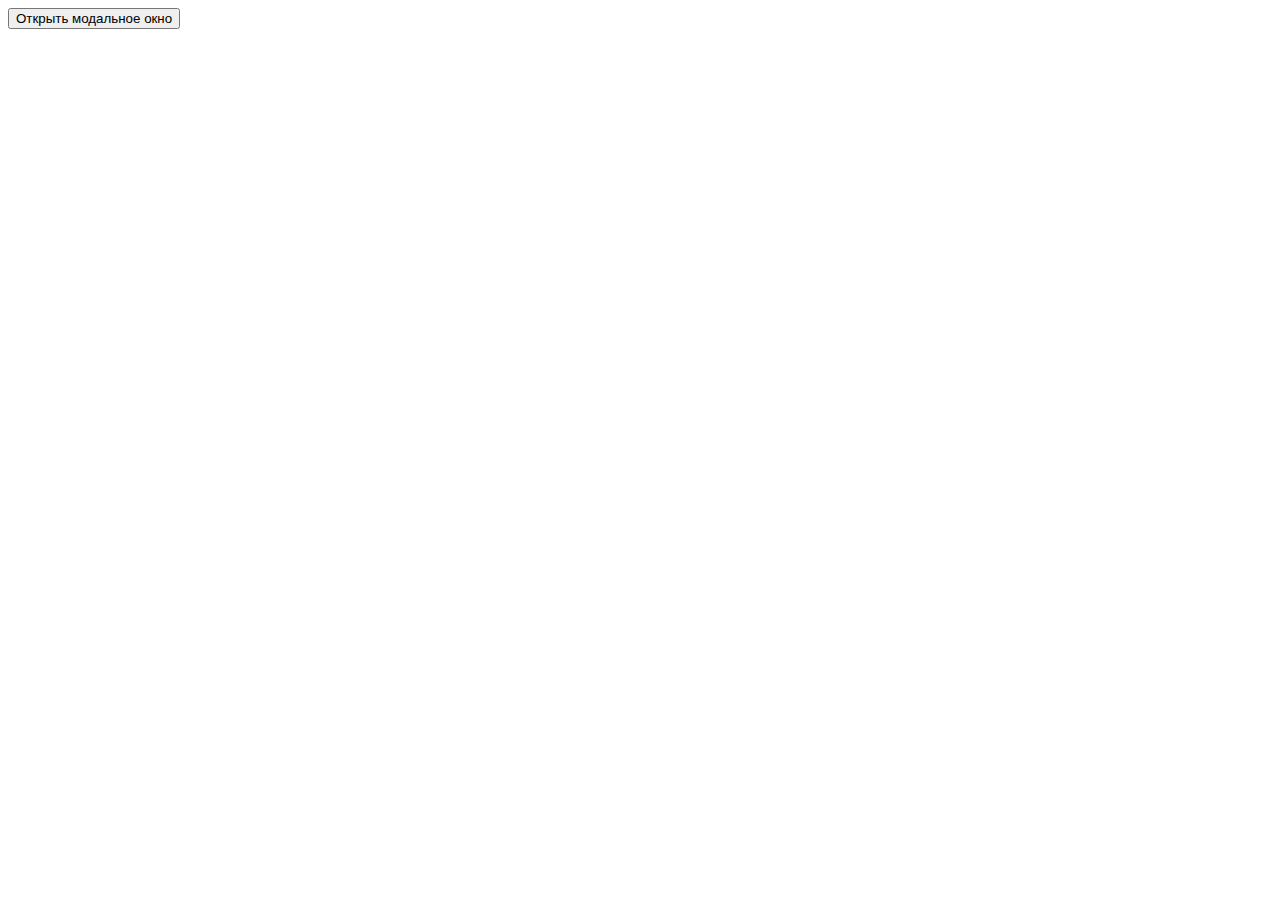
<file: d.html>
<!DOCTYPE html>
<html lang="ru">

<head>
    <meta charset="UTF-8" />
    <meta name="viewport" content="width=device-width, initial-scale=1" />
    <title>Модальное окно</title>
    <style>
        body {
            font-family: Arial, sans-serif;
        }
        
        .modal-overlay {
            position: fixed;
            top: 0;
            left: 0;
            right: 0;
            bottom: 0;
            background: rgba(0, 0, 0, 0.5);
            display: flex;
            justify-content: center;
            align-items: center;
            opacity: 0;
            pointer-events: none;
            transition: opacity 0.3s ease;
        }
        
        .modal-overlay.active {
            opacity: 1;
            pointer-events: auto;
        }
        
        .modal-window {
            background: white;
            padding: 20px 30px;
            border-radius: 8px;
            max-width: 400px;
            width: 90%;
            box-shadow: 0 2px 10px rgba(0, 0, 0, 0.3);
            transform: translateY(-20px);
            transition: transform 0.3s ease;
        }
        
        .modal-overlay.active .modal-window {
            transform: translateY(0);
        }
        
        .modal-header {
            font-size: 1.5em;
            margin-bottom: 15px;
        }
        
        .close-btn {
            background-color: #007bff;
            color: white;
            border: none;
            padding: 10px 15px;
            border-radius: 5px;
            cursor: pointer;
            font-size: 1em;
        }
        
        .close-btn:hover {
            background-color: #0056b3;
        }
    </style>
</head>

<body>

    <button id="open-modal">Открыть модальное окно</button>

    <div class="modal-overlay" id="modal">
        <div class="modal-window">
            <div class="modal-header">Модальное окно</div>
            <button class="close-btn" id="close-modal">Закрыть</button>
        </div>
    </div>

    <script>
        const openBtn = document.getElementById('open-modal');
        const modal = document.getElementById('modal');
        const closeBtn = document.getElementById('close-modal');

        openBtn.addEventListener('click', () => {
            modal.classList.add('active');
        });

        closeBtn.addEventListener('click', () => {
            modal.classList.remove('active');
        });


        modal.addEventListener('click', (e) => {
            if (e.target === modal) {
                modal.classList.remove('active');
            }
        });
    </script>

</body>

</html>
</file>
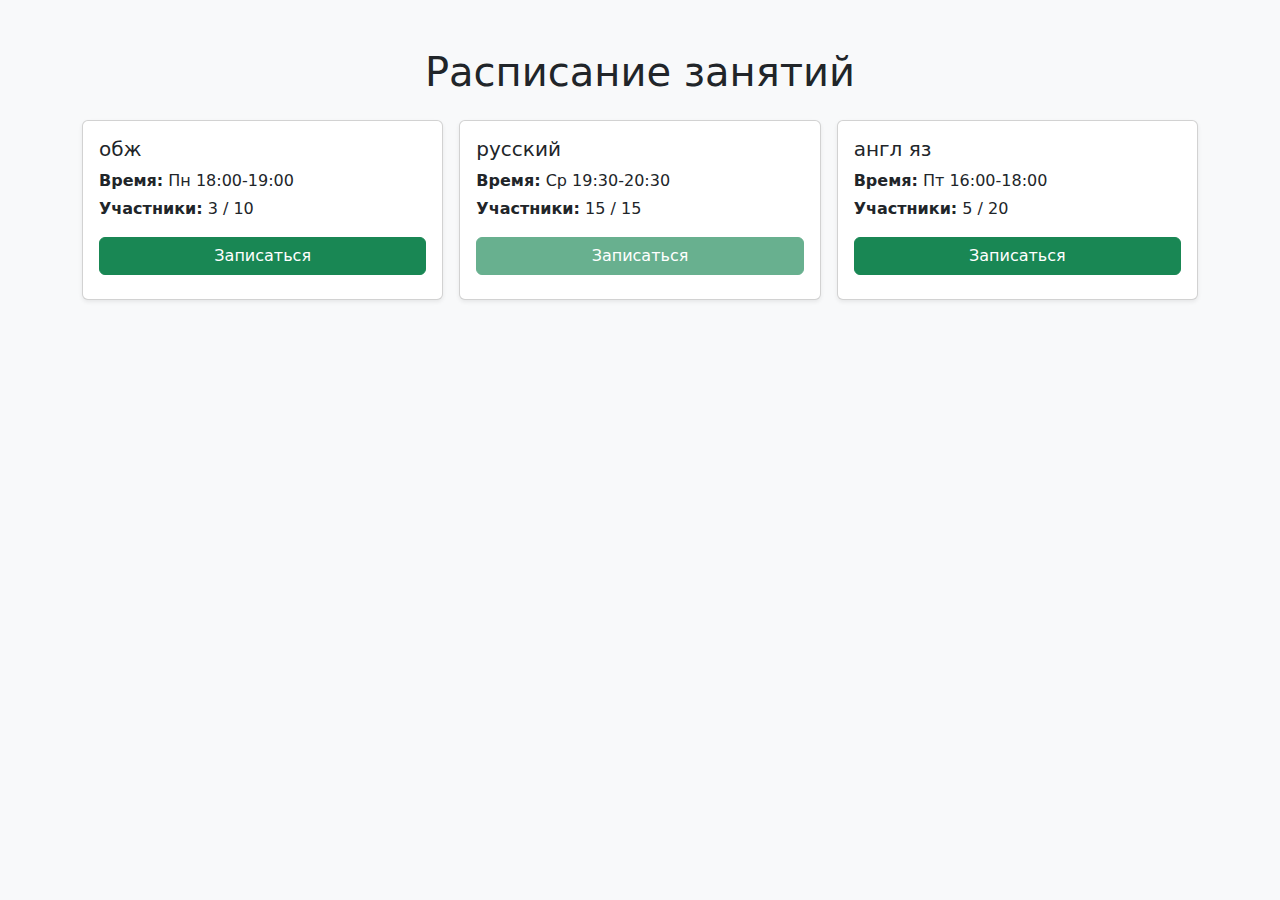
<file: в.html>
<!DOCTYPE html>
<html lang="ru">

<head>
    <meta charset="UTF-8" />
    <meta name="viewport" content="width=device-width, initial-scale=1" />
    <title>Расписание занятий</title>

    <link href="https://cdn.jsdelivr.net/npm/bootstrap@5.3.0/dist/css/bootstrap.min.css" rel="stylesheet" />
</head>

<body class="bg-light">

    <div class="container my-5">
        <h1 class="mb-4 text-center">Расписание занятий</h1>
        <div id="classes" class="row g-3"></div>
    </div>

    <script>
        const classesData = [{
            id: 1,
            name: "обж",
            time: "Пн 18:00-19:00",
            maxParticipants: 10,
            currentParticipants: 3
        }, {
            id: 2,
            name: "русский",
            time: "Ср 19:30-20:30",
            maxParticipants: 15,
            currentParticipants: 15
        }, {
            id: 3,
            name: "англ яз",
            time: "Пт 16:00-18:00",
            maxParticipants: 20,
            currentParticipants: 5
        }];


        const userRegistrations = new Set();

        const container = document.getElementById('classes');

        function renderClasses() {
            container.innerHTML = '';

            classesData.forEach(cls => {
                const isRegistered = userRegistrations.has(cls.id);
                const isFull = cls.currentParticipants >= cls.maxParticipants;

                const col = document.createElement('div');
                col.className = 'col-12 col-md-6 col-lg-4';

                col.innerHTML = `
          <div class="card h-100 shadow-sm">
            <div class="card-body d-flex flex-column">
              <h5 class="card-title">${cls.name}</h5>
              <p class="card-text mb-1"><b>Время:</b> ${cls.time}</p>
              <p class="card-text mb-3"><b>Участники:</b> ${cls.currentParticipants} / ${cls.maxParticipants}</p>
              <div class="mt-auto">
                <button class="btn btn-success w-100 mb-2 signup-btn" ${isRegistered || isFull ? 'disabled' : ''}>Записаться</button>
                <button class="btn btn-danger w-100 cancel-btn" style="display: ${isRegistered ? 'block' : 'none'};">Отменить запись</button>
              </div>
            </div>
          </div>
        `;


                const signUpBtn = col.querySelector('.signup-btn');
                signUpBtn.addEventListener('click', () => {
                    if (!isRegistered && cls.currentParticipants < cls.maxParticipants) {
                        cls.currentParticipants++;
                        userRegistrations.add(cls.id);
                        renderClasses();
                    }
                });


                const cancelBtn = col.querySelector('.cancel-btn');
                cancelBtn.addEventListener('click', () => {
                    if (isRegistered) {
                        cls.currentParticipants--;
                        userRegistrations.delete(cls.id);
                        renderClasses();
                    }
                });

                container.appendChild(col);
            });
        }

        renderClasses();
    </script>

    <script src="https://cdn.jsdelivr.net/npm/bootstrap@5.3.0/dist/js/bootstrap.bundle.min.js"></script>
</body>

</html>
</file>
